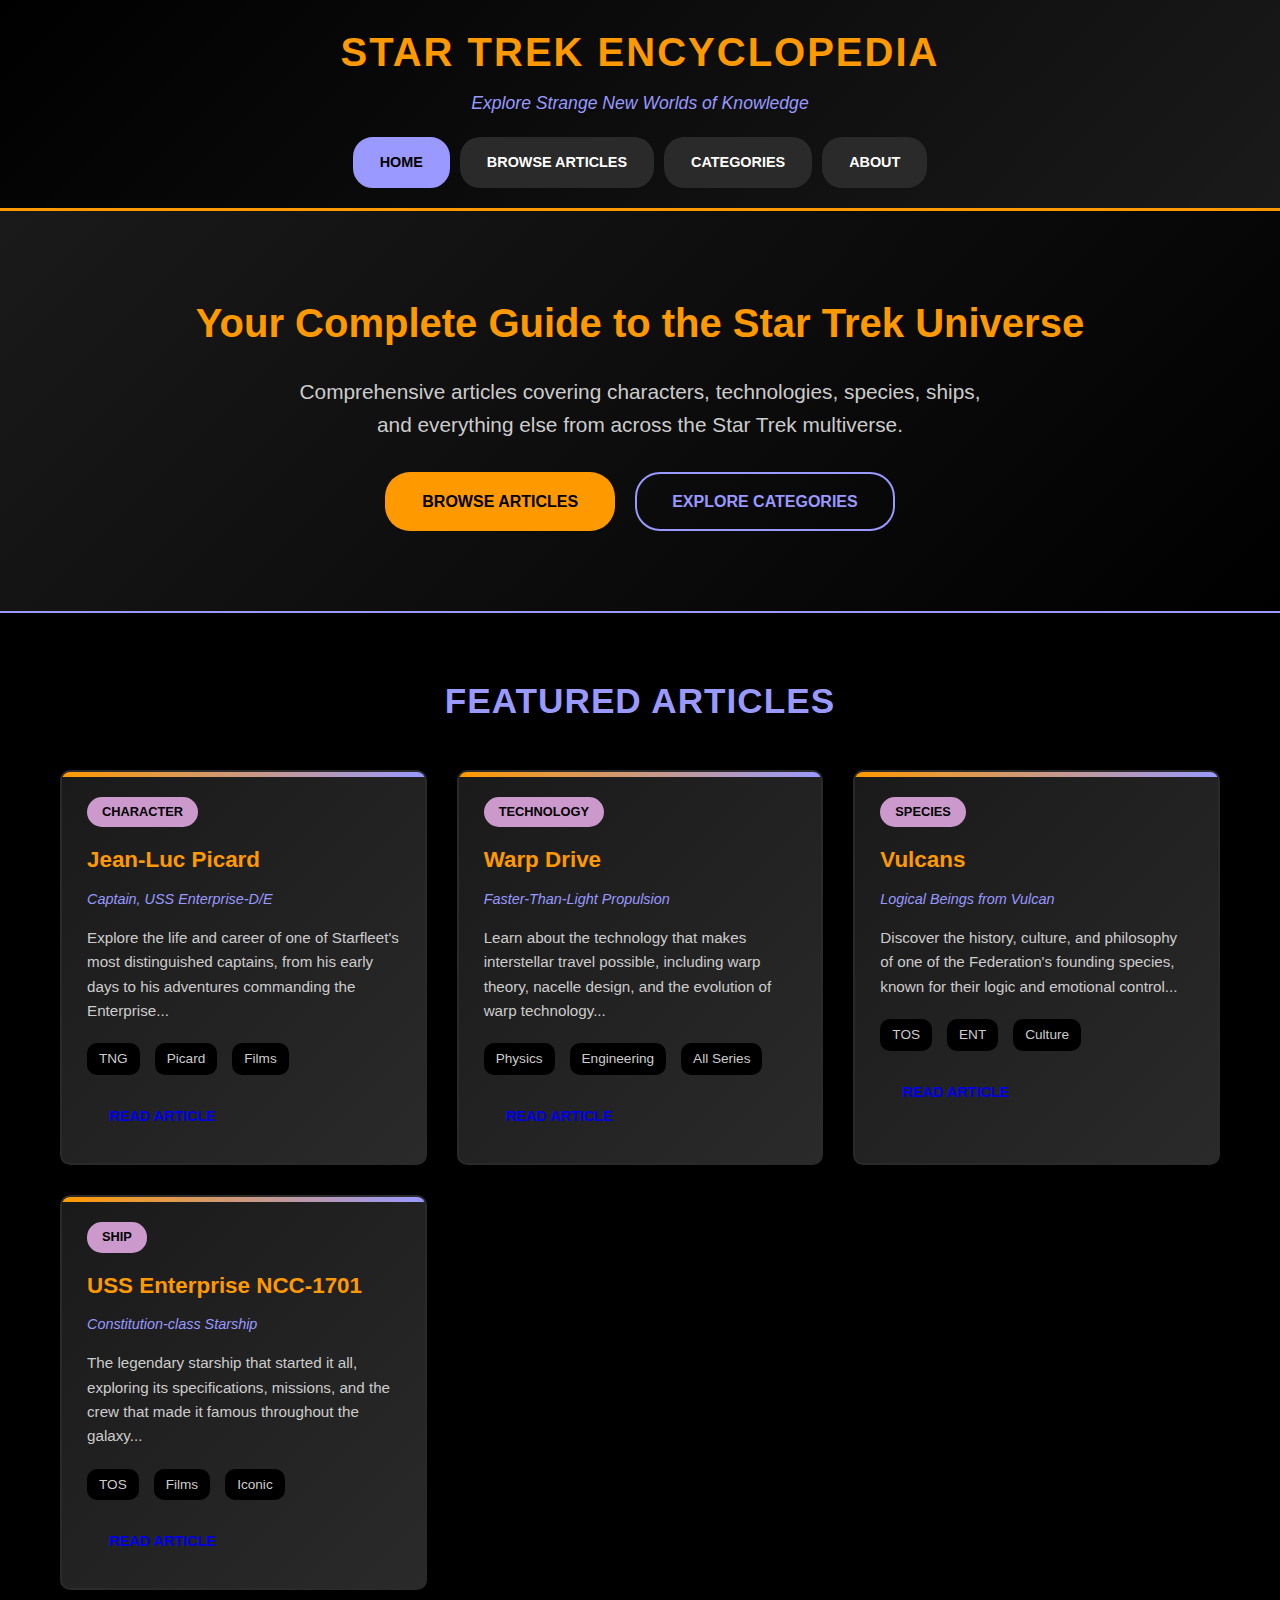
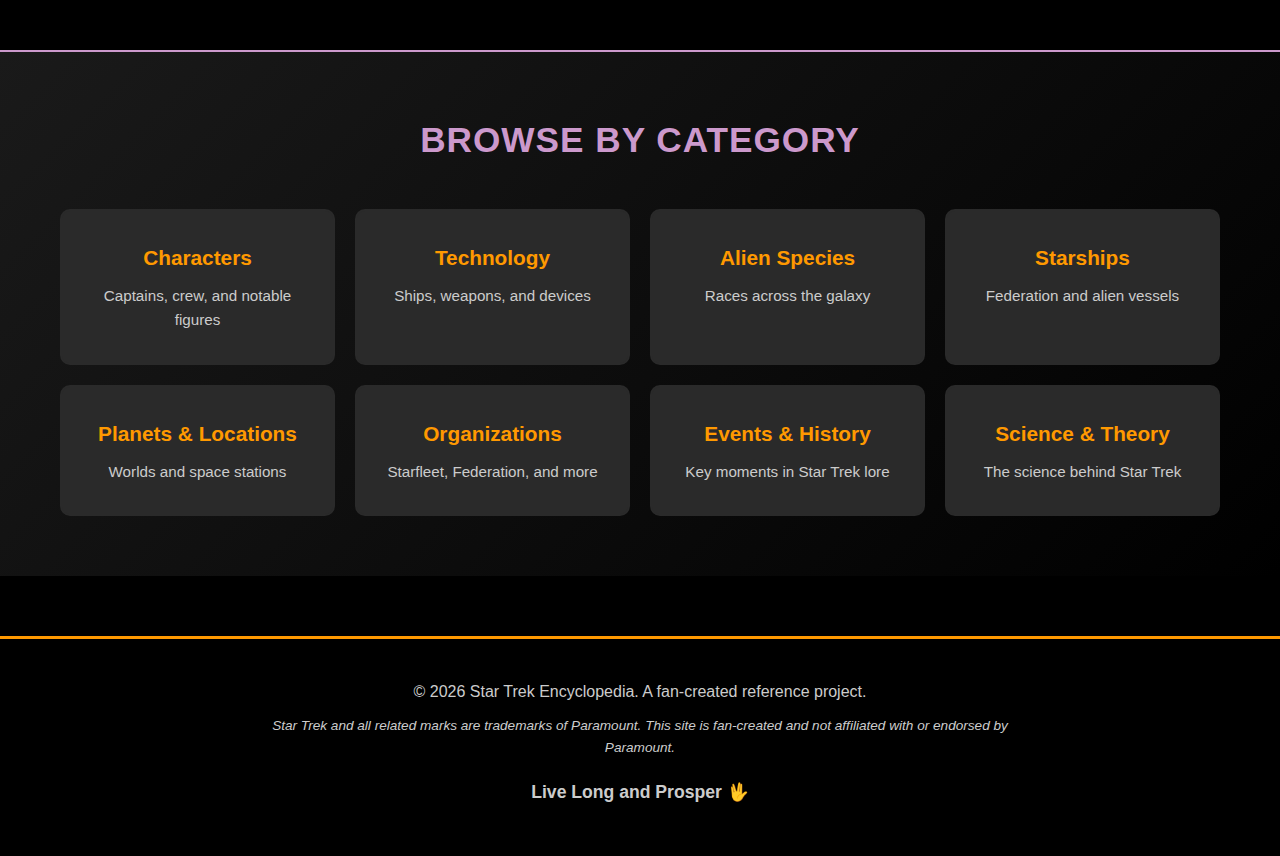
<file: index.html>
<!DOCTYPE html>
<html lang="en">
<head>
    <meta charset="UTF-8">
    <meta name="viewport" content="width=device-width, initial-scale=1.0">
    <title>Star Trek Encyclopedia</title>
    <link rel="stylesheet" href="css/styles.css">
</head>
<body>
    <header>
        <div class="container">
            <div class="header-content">
                <h1>Star Trek Encyclopedia</h1>
                <p class="tagline">Explore Strange New Worlds of Knowledge</p>
            </div>
            <nav>
                <ul>
                    <li><a href="index.html" class="active">Home</a></li>
                    <li><a href="browse.html">Browse Articles</a></li>
                    <li><a href="categories.html">Categories</a></li>
                    <li><a href="#about">About</a></li>
                </ul>
            </nav>
        </div>
    </header>

    <main>
        <section class="hero">
            <div class="container">
                <div class="hero-content">
                    <h2>Your Complete Guide to the Star Trek Universe</h2>
                    <p>Comprehensive articles covering characters, technologies, species, ships, and everything else from across the Star Trek multiverse.</p>
                    <div class="hero-buttons">
                        <a href="browse.html" class="btn btn-primary">Browse Articles</a>
                        <a href="categories.html" class="btn btn-secondary">Explore Categories</a>
                    </div>
                </div>
            </div>
        </section>

        <section class="featured">
            <div class="container">
                <h2>Featured Articles</h2>
                <div class="story-grid">
                    <article class="story-card">
                        <div class="story-badge">Character</div>
                        <h3>Jean-Luc Picard</h3>
                        <p class="story-author">Captain, USS Enterprise-D/E</p>
                        <p class="story-excerpt">Explore the life and career of one of Starfleet's most distinguished captains, from his early days to his adventures commanding the Enterprise...</p>
                        <div class="story-meta">
                            <span class="meta-item">TNG</span>
                            <span class="meta-item">Picard</span>
                            <span class="meta-item">Films</span>
                        </div>
                        <a href="article.html?id=picard" class="btn btn-small">Read Article</a>
                    </article>

                    <article class="story-card">
                        <div class="story-badge">Technology</div>
                        <h3>Warp Drive</h3>
                        <p class="story-author">Faster-Than-Light Propulsion</p>
                        <p class="story-excerpt">Learn about the technology that makes interstellar travel possible, including warp theory, nacelle design, and the evolution of warp technology...</p>
                        <div class="story-meta">
                            <span class="meta-item">Physics</span>
                            <span class="meta-item">Engineering</span>
                            <span class="meta-item">All Series</span>
                        </div>
                        <a href="article.html?id=warp-drive" class="btn btn-small">Read Article</a>
                    </article>

                    <article class="story-card">
                        <div class="story-badge">Species</div>
                        <h3>Vulcans</h3>
                        <p class="story-author">Logical Beings from Vulcan</p>
                        <p class="story-excerpt">Discover the history, culture, and philosophy of one of the Federation's founding species, known for their logic and emotional control...</p>
                        <div class="story-meta">
                            <span class="meta-item">TOS</span>
                            <span class="meta-item">ENT</span>
                            <span class="meta-item">Culture</span>
                        </div>
                        <a href="article.html?id=vulcans" class="btn btn-small">Read Article</a>
                    </article>

                    <article class="story-card">
                        <div class="story-badge">Ship</div>
                        <h3>USS Enterprise NCC-1701</h3>
                        <p class="story-author">Constitution-class Starship</p>
                        <p class="story-excerpt">The legendary starship that started it all, exploring its specifications, missions, and the crew that made it famous throughout the galaxy...</p>
                        <div class="story-meta">
                            <span class="meta-item">TOS</span>
                            <span class="meta-item">Films</span>
                            <span class="meta-item">Iconic</span>
                        </div>
                        <a href="article.html?id=enterprise-1701" class="btn btn-small">Read Article</a>
                    </article>
                </div>
            </div>
        </section>

        <section class="categories">
            <div class="container">
                <h2>Browse by Category</h2>
                <div class="category-grid">
                    <div class="category-card">
                        <h3>Characters</h3>
                        <p>Captains, crew, and notable figures</p>
                    </div>
                    <div class="category-card">
                        <h3>Technology</h3>
                        <p>Ships, weapons, and devices</p>
                    </div>
                    <div class="category-card">
                        <h3>Alien Species</h3>
                        <p>Races across the galaxy</p>
                    </div>
                    <div class="category-card">
                        <h3>Starships</h3>
                        <p>Federation and alien vessels</p>
                    </div>
                    <div class="category-card">
                        <h3>Planets & Locations</h3>
                        <p>Worlds and space stations</p>
                    </div>
                    <div class="category-card">
                        <h3>Organizations</h3>
                        <p>Starfleet, Federation, and more</p>
                    </div>
                    <div class="category-card">
                        <h3>Events & History</h3>
                        <p>Key moments in Star Trek lore</p>
                    </div>
                    <div class="category-card">
                        <h3>Science & Theory</h3>
                        <p>The science behind Star Trek</p>
                    </div>
                </div>
            </div>
        </section>
    </main>

    <footer>
        <div class="container">
            <div class="footer-content">
                <p>&copy; 2026 Star Trek Encyclopedia. A fan-created reference project.</p>
                <p class="footer-disclaimer">Star Trek and all related marks are trademarks of Paramount. This site is fan-created and not affiliated with or endorsed by Paramount.</p>
                <p class="footer-motto">Live Long and Prosper 🖖</p>
            </div>
        </div>
    </footer>
</body>
</html>
</file>
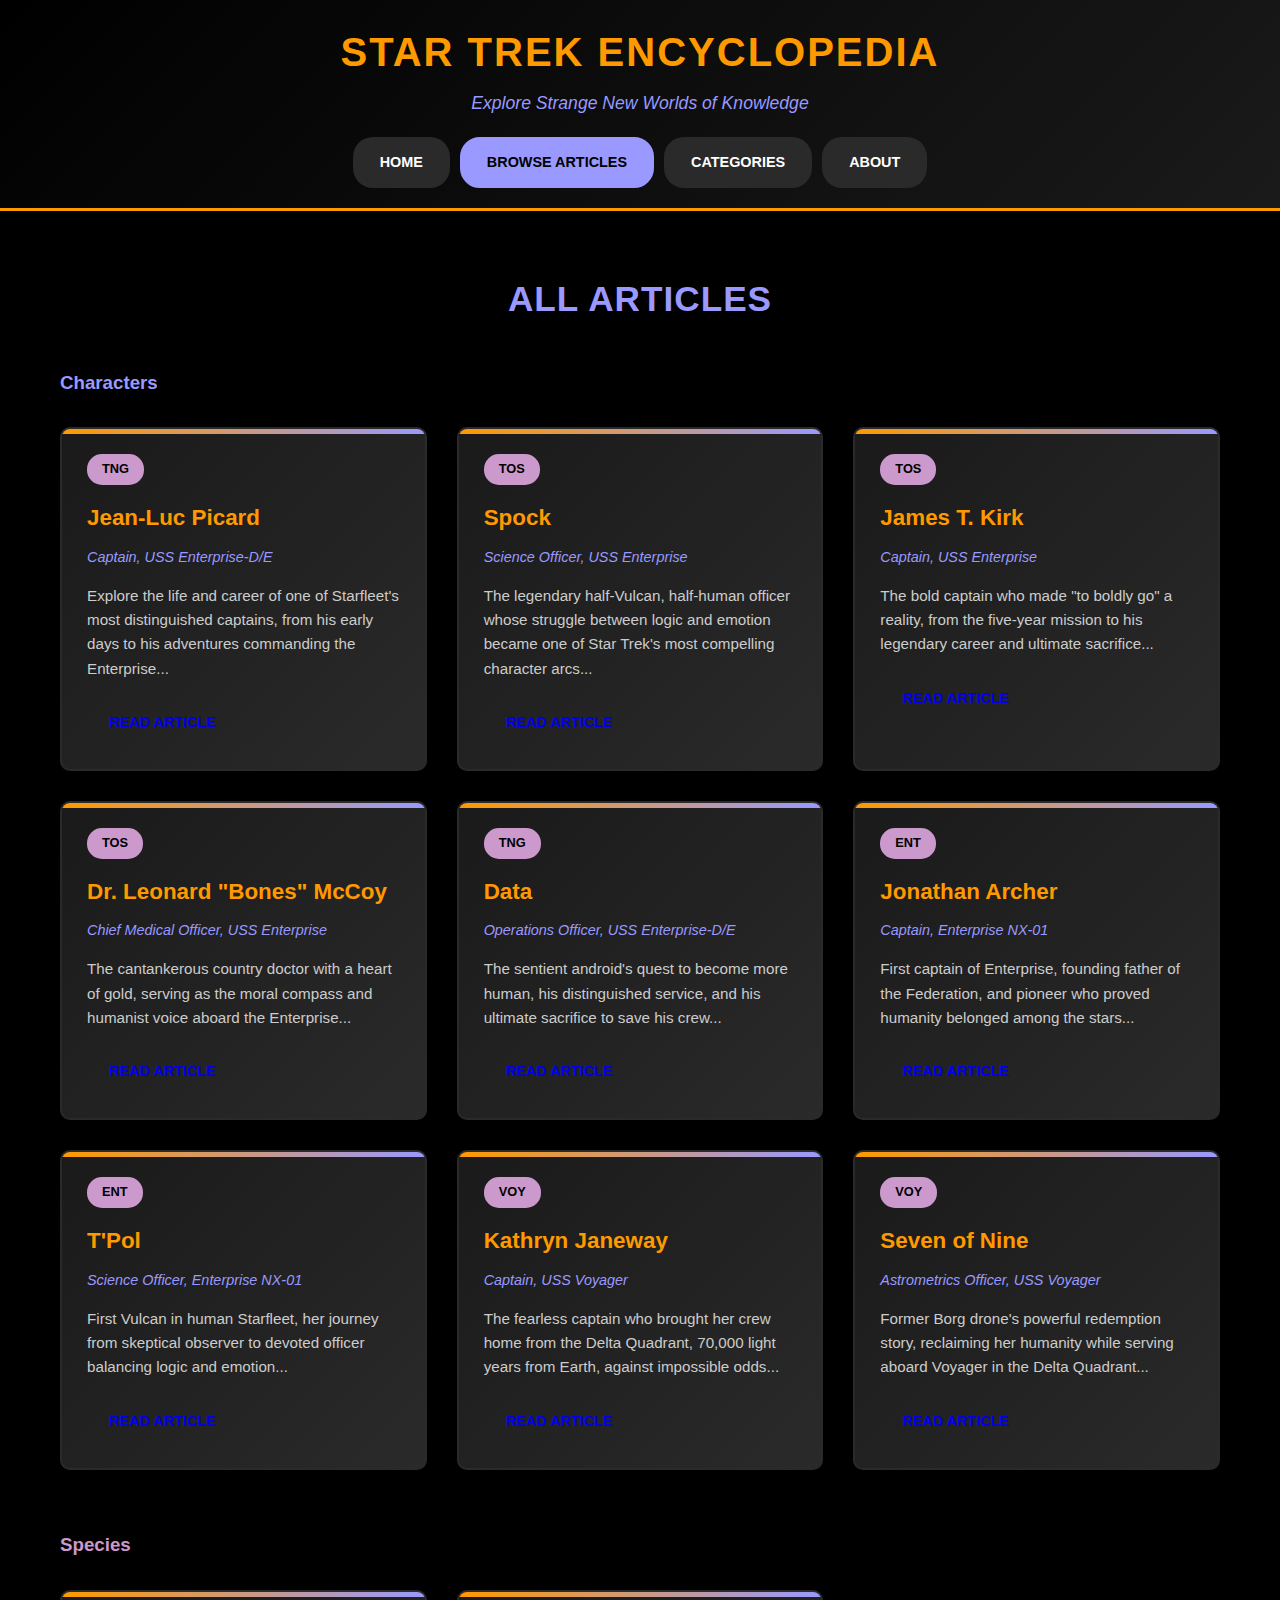
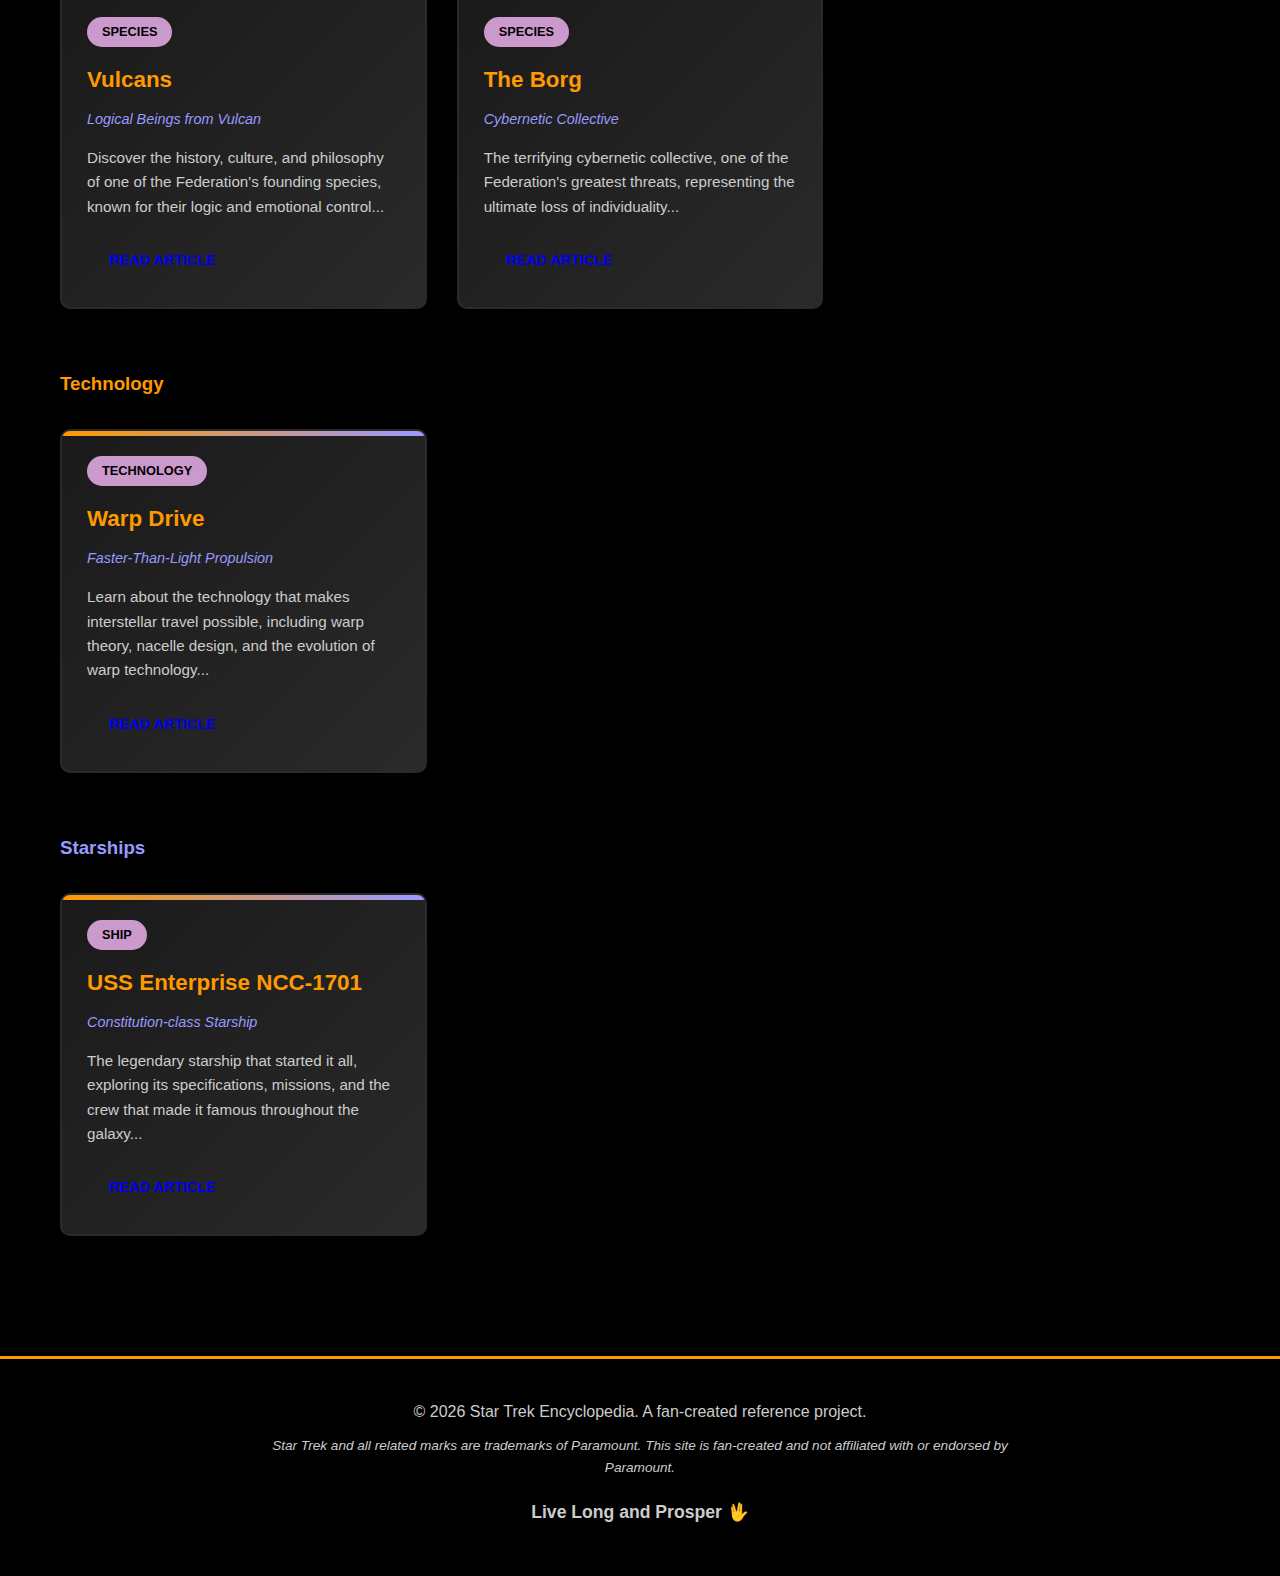
<file: browse.html>
<!DOCTYPE html>
<html lang="en">
<head>
    <meta charset="UTF-8">
    <meta name="viewport" content="width=device-width, initial-scale=1.0">
    <title>Browse Articles - Star Trek Encyclopedia</title>
    <link rel="stylesheet" href="css/styles.css">
</head>
<body>
    <header>
        <div class="container">
            <div class="header-content">
                <h1>Star Trek Encyclopedia</h1>
                <p class="tagline">Explore Strange New Worlds of Knowledge</p>
            </div>
            <nav>
                <ul>
                    <li><a href="index.html">Home</a></li>
                    <li><a href="browse.html" class="active">Browse Articles</a></li>
                    <li><a href="categories.html">Categories</a></li>
                    <li><a href="#about">About</a></li>
                </ul>
            </nav>
        </div>
    </header>

    <main>
        <section class="featured">
            <div class="container">
                <h2>All Articles</h2>

                <h3 style="color: var(--accent-blue); margin-top: 40px; margin-bottom: 20px;">Characters</h3>
                <div class="story-grid">
                    <article class="story-card">
                        <div class="story-badge">TNG</div>
                        <h3>Jean-Luc Picard</h3>
                        <p class="story-author">Captain, USS Enterprise-D/E</p>
                        <p class="story-excerpt">Explore the life and career of one of Starfleet's most distinguished captains, from his early days to his adventures commanding the Enterprise...</p>
                        <a href="article.html?id=picard" class="btn btn-small">Read Article</a>
                    </article>

                    <article class="story-card">
                        <div class="story-badge">TOS</div>
                        <h3>Spock</h3>
                        <p class="story-author">Science Officer, USS Enterprise</p>
                        <p class="story-excerpt">The legendary half-Vulcan, half-human officer whose struggle between logic and emotion became one of Star Trek's most compelling character arcs...</p>
                        <a href="article.html?id=spock" class="btn btn-small">Read Article</a>
                    </article>

                    <article class="story-card">
                        <div class="story-badge">TOS</div>
                        <h3>James T. Kirk</h3>
                        <p class="story-author">Captain, USS Enterprise</p>
                        <p class="story-excerpt">The bold captain who made "to boldly go" a reality, from the five-year mission to his legendary career and ultimate sacrifice...</p>
                        <a href="article.html?id=kirk" class="btn btn-small">Read Article</a>
                    </article>

                    <article class="story-card">
                        <div class="story-badge">TOS</div>
                        <h3>Dr. Leonard "Bones" McCoy</h3>
                        <p class="story-author">Chief Medical Officer, USS Enterprise</p>
                        <p class="story-excerpt">The cantankerous country doctor with a heart of gold, serving as the moral compass and humanist voice aboard the Enterprise...</p>
                        <a href="article.html?id=mccoy" class="btn btn-small">Read Article</a>
                    </article>

                    <article class="story-card">
                        <div class="story-badge">TNG</div>
                        <h3>Data</h3>
                        <p class="story-author">Operations Officer, USS Enterprise-D/E</p>
                        <p class="story-excerpt">The sentient android's quest to become more human, his distinguished service, and his ultimate sacrifice to save his crew...</p>
                        <a href="article.html?id=data" class="btn btn-small">Read Article</a>
                    </article>

                    <article class="story-card">
                        <div class="story-badge">ENT</div>
                        <h3>Jonathan Archer</h3>
                        <p class="story-author">Captain, Enterprise NX-01</p>
                        <p class="story-excerpt">First captain of Enterprise, founding father of the Federation, and pioneer who proved humanity belonged among the stars...</p>
                        <a href="article.html?id=archer" class="btn btn-small">Read Article</a>
                    </article>

                    <article class="story-card">
                        <div class="story-badge">ENT</div>
                        <h3>T'Pol</h3>
                        <p class="story-author">Science Officer, Enterprise NX-01</p>
                        <p class="story-excerpt">First Vulcan in human Starfleet, her journey from skeptical observer to devoted officer balancing logic and emotion...</p>
                        <a href="article.html?id=tpol" class="btn btn-small">Read Article</a>
                    </article>

                    <article class="story-card">
                        <div class="story-badge">VOY</div>
                        <h3>Kathryn Janeway</h3>
                        <p class="story-author">Captain, USS Voyager</p>
                        <p class="story-excerpt">The fearless captain who brought her crew home from the Delta Quadrant, 70,000 light years from Earth, against impossible odds...</p>
                        <a href="article.html?id=janeway" class="btn btn-small">Read Article</a>
                    </article>

                    <article class="story-card">
                        <div class="story-badge">VOY</div>
                        <h3>Seven of Nine</h3>
                        <p class="story-author">Astrometrics Officer, USS Voyager</p>
                        <p class="story-excerpt">Former Borg drone's powerful redemption story, reclaiming her humanity while serving aboard Voyager in the Delta Quadrant...</p>
                        <a href="article.html?id=seven" class="btn btn-small">Read Article</a>
                    </article>
                </div>

                <h3 style="color: var(--accent-purple); margin-top: 60px; margin-bottom: 20px;">Species</h3>
                <div class="story-grid">
                    <article class="story-card">
                        <div class="story-badge">Species</div>
                        <h3>Vulcans</h3>
                        <p class="story-author">Logical Beings from Vulcan</p>
                        <p class="story-excerpt">Discover the history, culture, and philosophy of one of the Federation's founding species, known for their logic and emotional control...</p>
                        <a href="article.html?id=vulcans" class="btn btn-small">Read Article</a>
                    </article>

                    <article class="story-card">
                        <div class="story-badge">Species</div>
                        <h3>The Borg</h3>
                        <p class="story-author">Cybernetic Collective</p>
                        <p class="story-excerpt">The terrifying cybernetic collective, one of the Federation's greatest threats, representing the ultimate loss of individuality...</p>
                        <a href="article.html?id=borg" class="btn btn-small">Read Article</a>
                    </article>
                </div>

                <h3 style="color: var(--primary-color); margin-top: 60px; margin-bottom: 20px;">Technology</h3>
                <div class="story-grid">
                    <article class="story-card">
                        <div class="story-badge">Technology</div>
                        <h3>Warp Drive</h3>
                        <p class="story-author">Faster-Than-Light Propulsion</p>
                        <p class="story-excerpt">Learn about the technology that makes interstellar travel possible, including warp theory, nacelle design, and the evolution of warp technology...</p>
                        <a href="article.html?id=warp-drive" class="btn btn-small">Read Article</a>
                    </article>
                </div>

                <h3 style="color: var(--accent-blue); margin-top: 60px; margin-bottom: 20px;">Starships</h3>
                <div class="story-grid">
                    <article class="story-card">
                        <div class="story-badge">Ship</div>
                        <h3>USS Enterprise NCC-1701</h3>
                        <p class="story-author">Constitution-class Starship</p>
                        <p class="story-excerpt">The legendary starship that started it all, exploring its specifications, missions, and the crew that made it famous throughout the galaxy...</p>
                        <a href="article.html?id=enterprise-1701" class="btn btn-small">Read Article</a>
                    </article>
                </div>
            </div>
        </section>
    </main>

    <footer>
        <div class="container">
            <div class="footer-content">
                <p>&copy; 2026 Star Trek Encyclopedia. A fan-created reference project.</p>
                <p class="footer-disclaimer">Star Trek and all related marks are trademarks of Paramount. This site is fan-created and not affiliated with or endorsed by Paramount.</p>
                <p class="footer-motto">Live Long and Prosper 🖖</p>
            </div>
        </div>
    </footer>
</body>
</html>
</file>
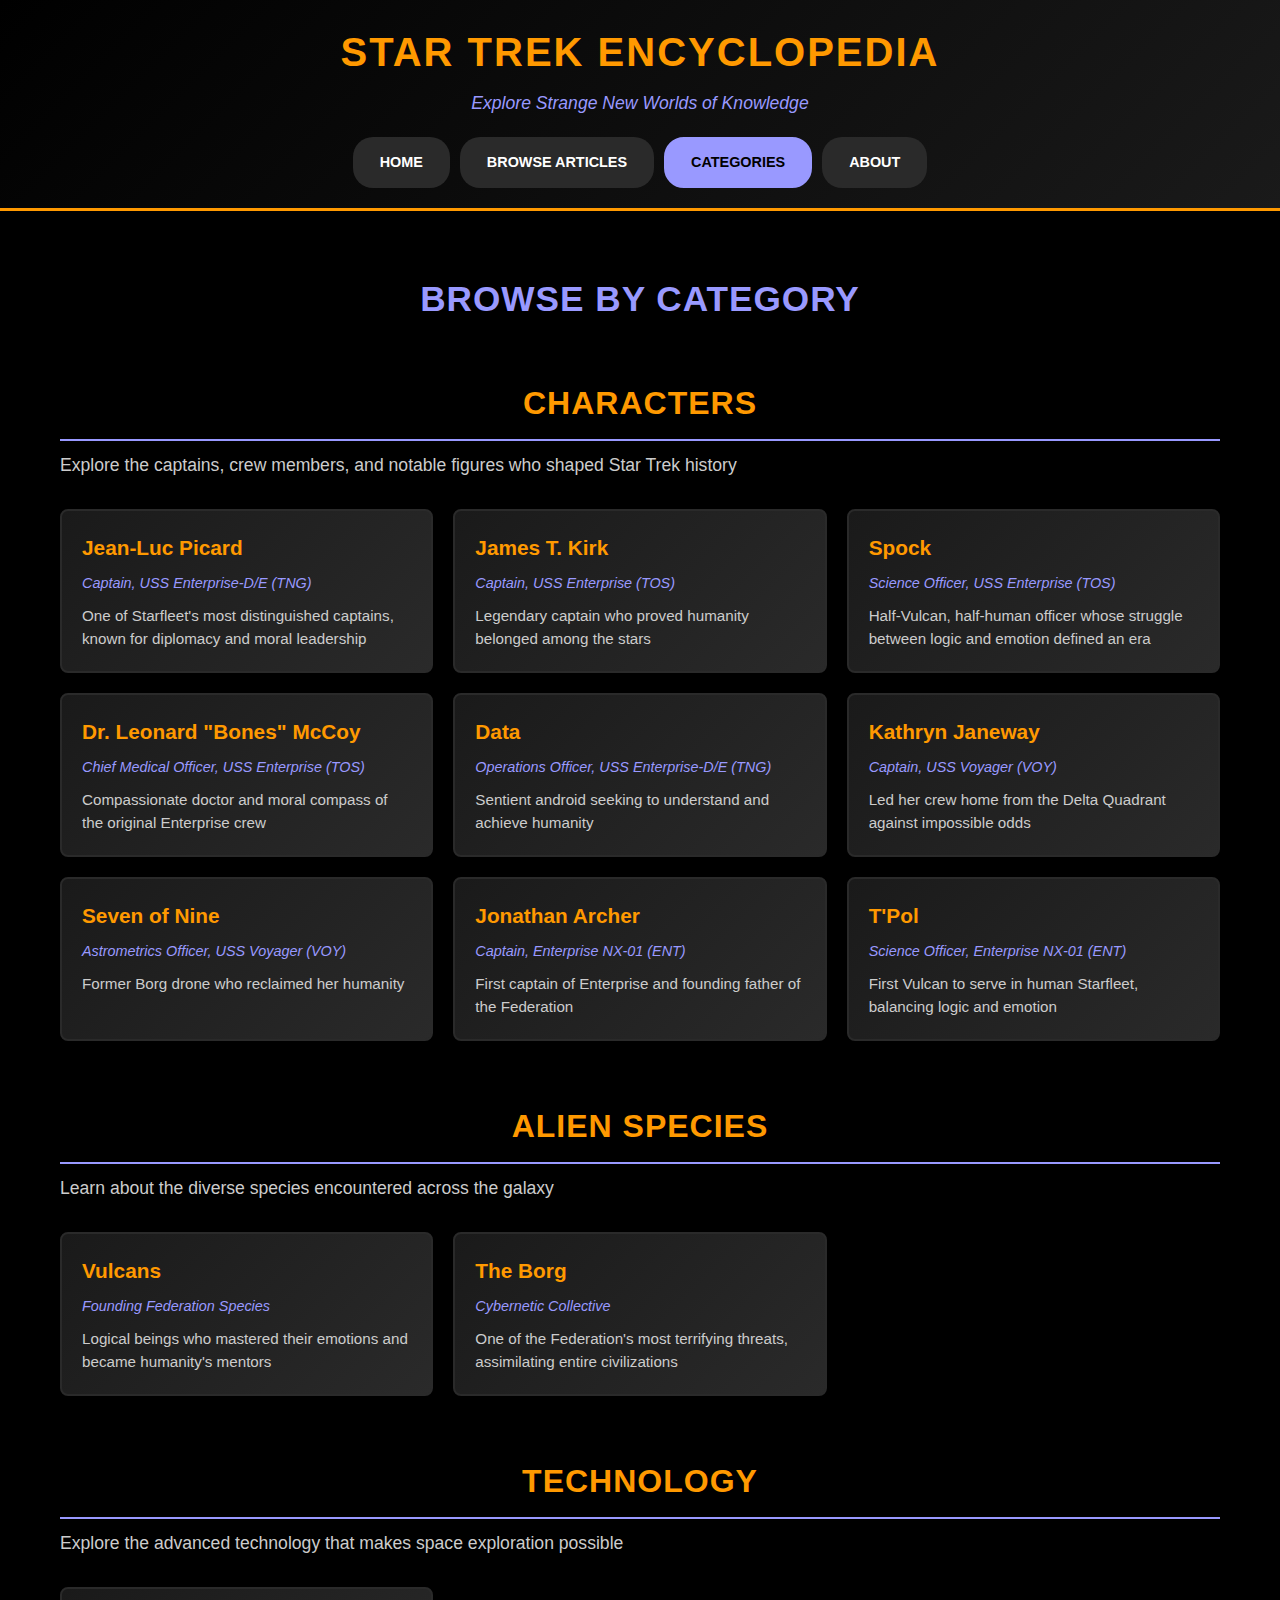
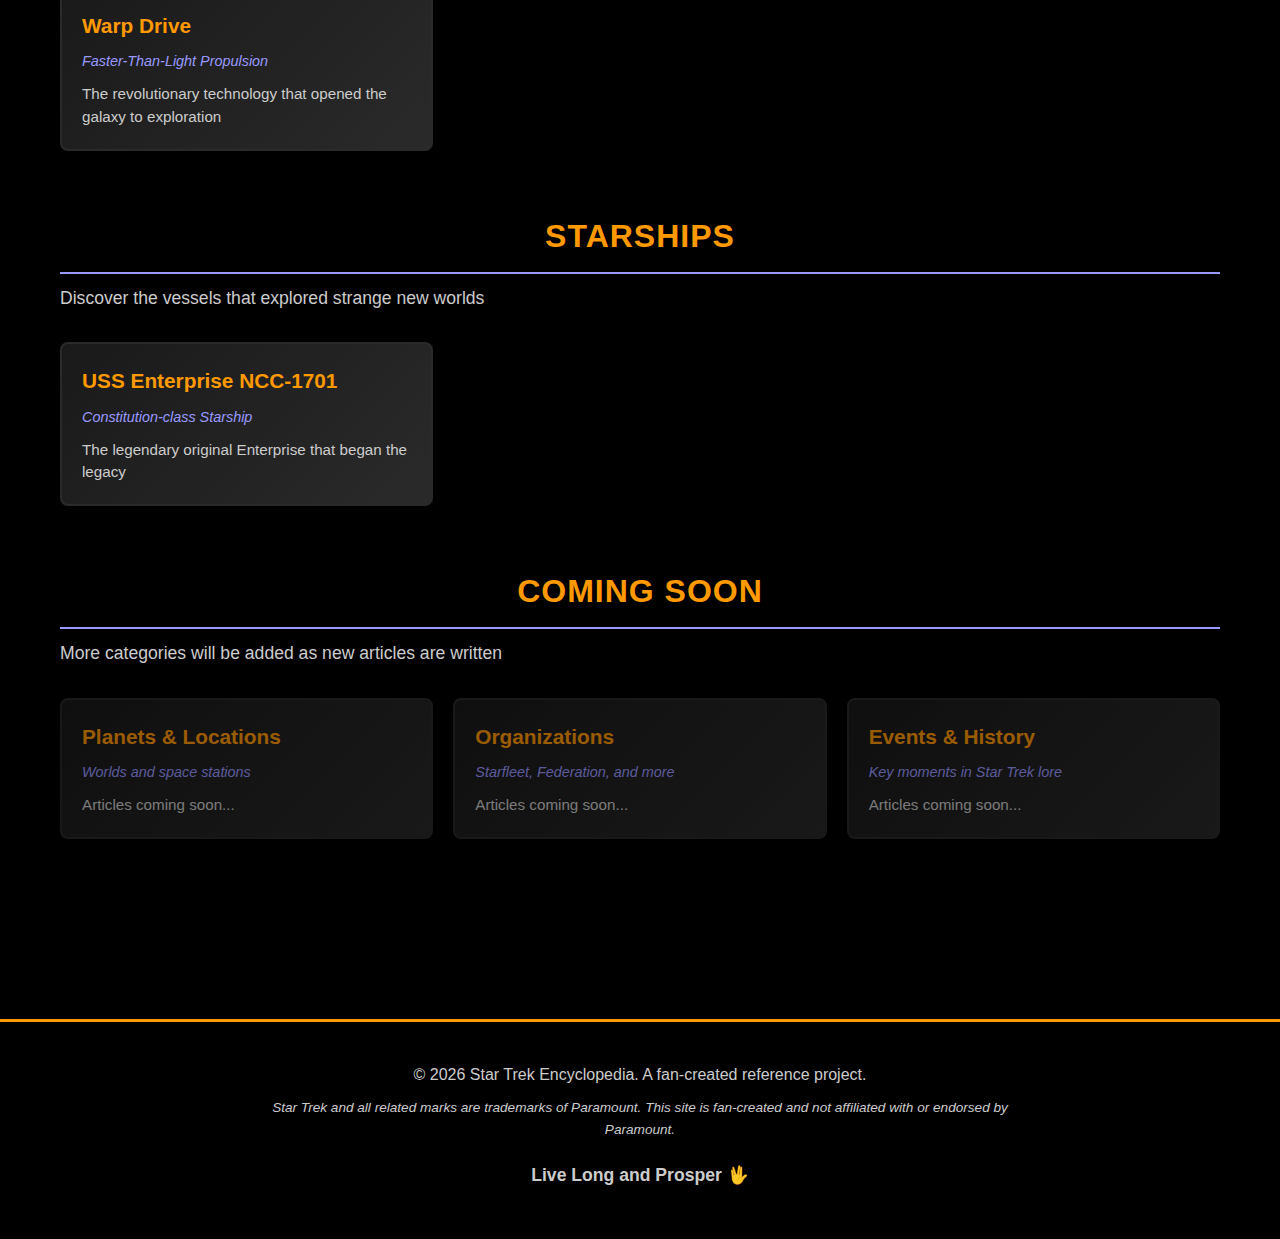
<file: categories.html>
<!DOCTYPE html>
<html lang="en">
<head>
    <meta charset="UTF-8">
    <meta name="viewport" content="width=device-width, initial-scale=1.0">
    <title>Categories - Star Trek Encyclopedia</title>
    <link rel="stylesheet" href="css/styles.css">
    <style>
        .category-section {
            margin-bottom: 60px;
        }
        .category-section h2 {
            color: var(--primary-color);
            font-size: 2rem;
            margin-bottom: 10px;
            padding-bottom: 10px;
            border-bottom: 2px solid var(--accent-blue);
        }
        .category-description {
            color: var(--text-secondary);
            margin-bottom: 30px;
            font-size: 1.1rem;
        }
        .article-list {
            display: grid;
            grid-template-columns: repeat(auto-fill, minmax(300px, 1fr));
            gap: 20px;
        }
        .article-item {
            background: linear-gradient(135deg, var(--background-medium) 0%, var(--background-light) 100%);
            border: 2px solid var(--background-light);
            border-radius: 8px;
            padding: 20px;
            transition: all 0.3s ease;
        }
        .article-item:hover {
            border-color: var(--primary-color);
            transform: translateY(-3px);
            box-shadow: 0 5px 20px rgba(255, 153, 0, 0.2);
        }
        .article-item h3 {
            color: var(--primary-color);
            font-size: 1.3rem;
            margin-bottom: 8px;
        }
        .article-item h3 a {
            color: var(--primary-color);
            text-decoration: none;
            transition: color 0.3s ease;
        }
        .article-item h3 a:hover {
            color: var(--accent-blue);
        }
        .article-subtitle {
            color: var(--accent-blue);
            font-size: 0.9rem;
            margin-bottom: 10px;
            font-style: italic;
        }
        .article-desc {
            color: var(--text-secondary);
            font-size: 0.95rem;
            line-height: 1.5;
        }
    </style>
</head>
<body>
    <header>
        <div class="container">
            <div class="header-content">
                <h1>Star Trek Encyclopedia</h1>
                <p class="tagline">Explore Strange New Worlds of Knowledge</p>
            </div>
            <nav>
                <ul>
                    <li><a href="index.html">Home</a></li>
                    <li><a href="browse.html">Browse Articles</a></li>
                    <li><a href="categories.html" class="active">Categories</a></li>
                    <li><a href="#about">About</a></li>
                </ul>
            </nav>
        </div>
    </header>

    <main>
        <section class="featured">
            <div class="container">
                <h2 style="text-align: center; color: var(--accent-blue); margin-bottom: 50px;">Browse by Category</h2>

                <!-- Characters -->
                <div class="category-section">
                    <h2>Characters</h2>
                    <p class="category-description">Explore the captains, crew members, and notable figures who shaped Star Trek history</p>
                    <div class="article-list">
                        <div class="article-item">
                            <h3><a href="article.html?id=picard">Jean-Luc Picard</a></h3>
                            <p class="article-subtitle">Captain, USS Enterprise-D/E (TNG)</p>
                            <p class="article-desc">One of Starfleet's most distinguished captains, known for diplomacy and moral leadership</p>
                        </div>
                        <div class="article-item">
                            <h3><a href="article.html?id=kirk">James T. Kirk</a></h3>
                            <p class="article-subtitle">Captain, USS Enterprise (TOS)</p>
                            <p class="article-desc">Legendary captain who proved humanity belonged among the stars</p>
                        </div>
                        <div class="article-item">
                            <h3><a href="article.html?id=spock">Spock</a></h3>
                            <p class="article-subtitle">Science Officer, USS Enterprise (TOS)</p>
                            <p class="article-desc">Half-Vulcan, half-human officer whose struggle between logic and emotion defined an era</p>
                        </div>
                        <div class="article-item">
                            <h3><a href="article.html?id=mccoy">Dr. Leonard "Bones" McCoy</a></h3>
                            <p class="article-subtitle">Chief Medical Officer, USS Enterprise (TOS)</p>
                            <p class="article-desc">Compassionate doctor and moral compass of the original Enterprise crew</p>
                        </div>
                        <div class="article-item">
                            <h3><a href="article.html?id=data">Data</a></h3>
                            <p class="article-subtitle">Operations Officer, USS Enterprise-D/E (TNG)</p>
                            <p class="article-desc">Sentient android seeking to understand and achieve humanity</p>
                        </div>
                        <div class="article-item">
                            <h3><a href="article.html?id=janeway">Kathryn Janeway</a></h3>
                            <p class="article-subtitle">Captain, USS Voyager (VOY)</p>
                            <p class="article-desc">Led her crew home from the Delta Quadrant against impossible odds</p>
                        </div>
                        <div class="article-item">
                            <h3><a href="article.html?id=seven">Seven of Nine</a></h3>
                            <p class="article-subtitle">Astrometrics Officer, USS Voyager (VOY)</p>
                            <p class="article-desc">Former Borg drone who reclaimed her humanity</p>
                        </div>
                        <div class="article-item">
                            <h3><a href="article.html?id=archer">Jonathan Archer</a></h3>
                            <p class="article-subtitle">Captain, Enterprise NX-01 (ENT)</p>
                            <p class="article-desc">First captain of Enterprise and founding father of the Federation</p>
                        </div>
                        <div class="article-item">
                            <h3><a href="article.html?id=tpol">T'Pol</a></h3>
                            <p class="article-subtitle">Science Officer, Enterprise NX-01 (ENT)</p>
                            <p class="article-desc">First Vulcan to serve in human Starfleet, balancing logic and emotion</p>
                        </div>
                    </div>
                </div>

                <!-- Species -->
                <div class="category-section">
                    <h2>Alien Species</h2>
                    <p class="category-description">Learn about the diverse species encountered across the galaxy</p>
                    <div class="article-list">
                        <div class="article-item">
                            <h3><a href="article.html?id=vulcans">Vulcans</a></h3>
                            <p class="article-subtitle">Founding Federation Species</p>
                            <p class="article-desc">Logical beings who mastered their emotions and became humanity's mentors</p>
                        </div>
                        <div class="article-item">
                            <h3><a href="article.html?id=borg">The Borg</a></h3>
                            <p class="article-subtitle">Cybernetic Collective</p>
                            <p class="article-desc">One of the Federation's most terrifying threats, assimilating entire civilizations</p>
                        </div>
                    </div>
                </div>

                <!-- Technology -->
                <div class="category-section">
                    <h2>Technology</h2>
                    <p class="category-description">Explore the advanced technology that makes space exploration possible</p>
                    <div class="article-list">
                        <div class="article-item">
                            <h3><a href="article.html?id=warp-drive">Warp Drive</a></h3>
                            <p class="article-subtitle">Faster-Than-Light Propulsion</p>
                            <p class="article-desc">The revolutionary technology that opened the galaxy to exploration</p>
                        </div>
                    </div>
                </div>

                <!-- Starships -->
                <div class="category-section">
                    <h2>Starships</h2>
                    <p class="category-description">Discover the vessels that explored strange new worlds</p>
                    <div class="article-list">
                        <div class="article-item">
                            <h3><a href="article.html?id=enterprise-1701">USS Enterprise NCC-1701</a></h3>
                            <p class="article-subtitle">Constitution-class Starship</p>
                            <p class="article-desc">The legendary original Enterprise that began the legacy</p>
                        </div>
                    </div>
                </div>

                <!-- Placeholder categories -->
                <div class="category-section">
                    <h2>Coming Soon</h2>
                    <p class="category-description">More categories will be added as new articles are written</p>
                    <div class="article-list">
                        <div class="article-item" style="opacity: 0.6;">
                            <h3>Planets & Locations</h3>
                            <p class="article-subtitle">Worlds and space stations</p>
                            <p class="article-desc">Articles coming soon...</p>
                        </div>
                        <div class="article-item" style="opacity: 0.6;">
                            <h3>Organizations</h3>
                            <p class="article-subtitle">Starfleet, Federation, and more</p>
                            <p class="article-desc">Articles coming soon...</p>
                        </div>
                        <div class="article-item" style="opacity: 0.6;">
                            <h3>Events & History</h3>
                            <p class="article-subtitle">Key moments in Star Trek lore</p>
                            <p class="article-desc">Articles coming soon...</p>
                        </div>
                    </div>
                </div>
            </div>
        </section>
    </main>

    <footer>
        <div class="container">
            <div class="footer-content">
                <p>&copy; 2026 Star Trek Encyclopedia. A fan-created reference project.</p>
                <p class="footer-disclaimer">Star Trek and all related marks are trademarks of Paramount. This site is fan-created and not affiliated with or endorsed by Paramount.</p>
                <p class="footer-motto">Live Long and Prosper 🖖</p>
            </div>
        </div>
    </footer>
</body>
</html>
</file>
<file: css/styles.css>
/* Star Trek Fan Fiction Site Styles */
/* LCARS-inspired color scheme */

:root {
    --primary-color: #ff9900;
    --secondary-color: #cc6699;
    --accent-blue: #9999ff;
    --accent-purple: #cc99cc;
    --background-dark: #000000;
    --background-medium: #1a1a1a;
    --background-light: #2a2a2a;
    --text-primary: #ffffff;
    --text-secondary: #cccccc;
    --border-color: #ff9900;
}

* {
    margin: 0;
    padding: 0;
    box-sizing: border-box;
}

body {
    font-family: 'Segoe UI', Tahoma, Geneva, Verdana, sans-serif;
    background-color: var(--background-dark);
    color: var(--text-primary);
    line-height: 1.6;
}

.container {
    max-width: 1200px;
    margin: 0 auto;
    padding: 0 20px;
}

/* Header Styles */
header {
    background: linear-gradient(135deg, var(--background-dark) 0%, var(--background-medium) 100%);
    border-bottom: 3px solid var(--primary-color);
    padding: 20px 0;
}

.header-content {
    text-align: center;
    margin-bottom: 20px;
}

header h1 {
    font-size: 2.5rem;
    color: var(--primary-color);
    text-transform: uppercase;
    letter-spacing: 2px;
    margin-bottom: 5px;
}

.tagline {
    color: var(--accent-blue);
    font-style: italic;
    font-size: 1.1rem;
}

/* Navigation */
nav ul {
    list-style: none;
    display: flex;
    justify-content: center;
    gap: 10px;
    flex-wrap: wrap;
}

nav a {
    display: block;
    padding: 12px 25px;
    background-color: var(--background-light);
    color: var(--text-primary);
    text-decoration: none;
    border-radius: 20px;
    border: 2px solid transparent;
    transition: all 0.3s ease;
    text-transform: uppercase;
    font-size: 0.9rem;
    font-weight: 600;
}

nav a:hover {
    background-color: var(--primary-color);
    color: var(--background-dark);
    border-color: var(--primary-color);
    transform: translateY(-2px);
}

nav a.active {
    background-color: var(--accent-blue);
    color: var(--background-dark);
    border-color: var(--accent-blue);
}

/* Hero Section */
.hero {
    background: linear-gradient(135deg, var(--background-medium) 0%, var(--background-dark) 100%);
    padding: 80px 0;
    text-align: center;
    border-bottom: 2px solid var(--accent-blue);
}

.hero h2 {
    font-size: 2.5rem;
    color: var(--primary-color);
    margin-bottom: 20px;
}

.hero p {
    font-size: 1.3rem;
    color: var(--text-secondary);
    margin-bottom: 30px;
    max-width: 700px;
    margin-left: auto;
    margin-right: auto;
}

.hero-buttons {
    display: flex;
    gap: 20px;
    justify-content: center;
    flex-wrap: wrap;
}

/* Buttons */
.btn {
    display: inline-block;
    padding: 15px 35px;
    text-decoration: none;
    border-radius: 25px;
    font-weight: 600;
    text-transform: uppercase;
    transition: all 0.3s ease;
    border: 2px solid transparent;
}

.btn-primary {
    background-color: var(--primary-color);
    color: var(--background-dark);
}

.btn-primary:hover {
    background-color: transparent;
    border-color: var(--primary-color);
    color: var(--primary-color);
    transform: translateY(-2px);
}

.btn-secondary {
    background-color: transparent;
    border-color: var(--accent-blue);
    color: var(--accent-blue);
}

.btn-secondary:hover {
    background-color: var(--accent-blue);
    color: var(--background-dark);
    transform: translateY(-2px);
}

.btn-small {
    padding: 8px 20px;
    font-size: 0.9rem;
}

/* Featured Section */
.featured {
    padding: 60px 0;
    background-color: var(--background-dark);
}

.featured h2 {
    text-align: center;
    font-size: 2.2rem;
    color: var(--accent-blue);
    margin-bottom: 40px;
    text-transform: uppercase;
    letter-spacing: 1px;
}

.story-grid {
    display: grid;
    grid-template-columns: repeat(auto-fill, minmax(280px, 1fr));
    gap: 30px;
    margin-top: 30px;
}

.story-card {
    background: linear-gradient(135deg, var(--background-medium) 0%, var(--background-light) 100%);
    border: 2px solid var(--background-light);
    border-radius: 10px;
    padding: 25px;
    transition: all 0.3s ease;
    position: relative;
    overflow: hidden;
}

.story-card::before {
    content: '';
    position: absolute;
    top: 0;
    left: 0;
    width: 100%;
    height: 5px;
    background: linear-gradient(90deg, var(--primary-color) 0%, var(--accent-blue) 100%);
}

.story-card:hover {
    border-color: var(--primary-color);
    transform: translateY(-5px);
    box-shadow: 0 10px 30px rgba(255, 153, 0, 0.3);
}

.story-badge {
    display: inline-block;
    background-color: var(--accent-purple);
    color: var(--background-dark);
    padding: 5px 15px;
    border-radius: 15px;
    font-size: 0.8rem;
    font-weight: 700;
    margin-bottom: 15px;
    text-transform: uppercase;
}

.story-card h3 {
    color: var(--primary-color);
    font-size: 1.4rem;
    margin-bottom: 10px;
}

.story-author {
    color: var(--accent-blue);
    font-size: 0.9rem;
    margin-bottom: 15px;
    font-style: italic;
}

.story-excerpt {
    color: var(--text-secondary);
    margin-bottom: 20px;
    line-height: 1.6;
    font-size: 0.95rem;
}

.story-meta {
    display: flex;
    gap: 15px;
    margin-bottom: 20px;
    flex-wrap: wrap;
}

.meta-item {
    color: var(--text-secondary);
    font-size: 0.85rem;
    background-color: var(--background-dark);
    padding: 5px 12px;
    border-radius: 10px;
}

/* Categories Section */
.categories {
    padding: 60px 0;
    background: linear-gradient(135deg, var(--background-medium) 0%, var(--background-dark) 100%);
    border-top: 2px solid var(--accent-purple);
}

.categories h2 {
    text-align: center;
    font-size: 2.2rem;
    color: var(--accent-purple);
    margin-bottom: 40px;
    text-transform: uppercase;
    letter-spacing: 1px;
}

.category-grid {
    display: grid;
    grid-template-columns: repeat(auto-fill, minmax(250px, 1fr));
    gap: 20px;
}

.category-card {
    background-color: var(--background-light);
    border: 2px solid var(--background-light);
    border-radius: 10px;
    padding: 30px;
    text-align: center;
    transition: all 0.3s ease;
    cursor: pointer;
}

.category-card:hover {
    border-color: var(--secondary-color);
    background: linear-gradient(135deg, var(--background-light) 0%, var(--background-medium) 100%);
    transform: scale(1.05);
}

.category-card h3 {
    color: var(--primary-color);
    font-size: 1.3rem;
    margin-bottom: 10px;
}

.category-card p {
    color: var(--text-secondary);
    font-size: 0.95rem;
}

/* Footer */
footer {
    background-color: var(--background-dark);
    border-top: 3px solid var(--primary-color);
    padding: 40px 0;
    margin-top: 60px;
}

.footer-content {
    text-align: center;
}

.footer-content p {
    color: var(--text-secondary);
    margin-bottom: 10px;
}

.footer-disclaimer {
    font-size: 0.85rem;
    font-style: italic;
    max-width: 800px;
    margin: 10px auto;
}

.footer-motto {
    color: var(--accent-blue);
    font-size: 1.1rem;
    font-weight: 600;
    margin-top: 20px;
}

/* Responsive Design */
@media (max-width: 768px) {
    header h1 {
        font-size: 1.8rem;
    }

    .tagline {
        font-size: 0.95rem;
    }

    nav ul {
        flex-direction: column;
        align-items: center;
    }

    .hero h2 {
        font-size: 1.8rem;
    }

    .hero p {
        font-size: 1.1rem;
    }

    .story-grid,
    .category-grid {
        grid-template-columns: 1fr;
    }

    .featured h2,
    .categories h2 {
        font-size: 1.8rem;
    }
}

@media (max-width: 480px) {
    header h1 {
        font-size: 1.5rem;
    }

    .hero {
        padding: 40px 0;
    }

    .hero h2 {
        font-size: 1.5rem;
    }

    .btn {
        padding: 12px 25px;
        font-size: 0.9rem;
    }
}
</file>
